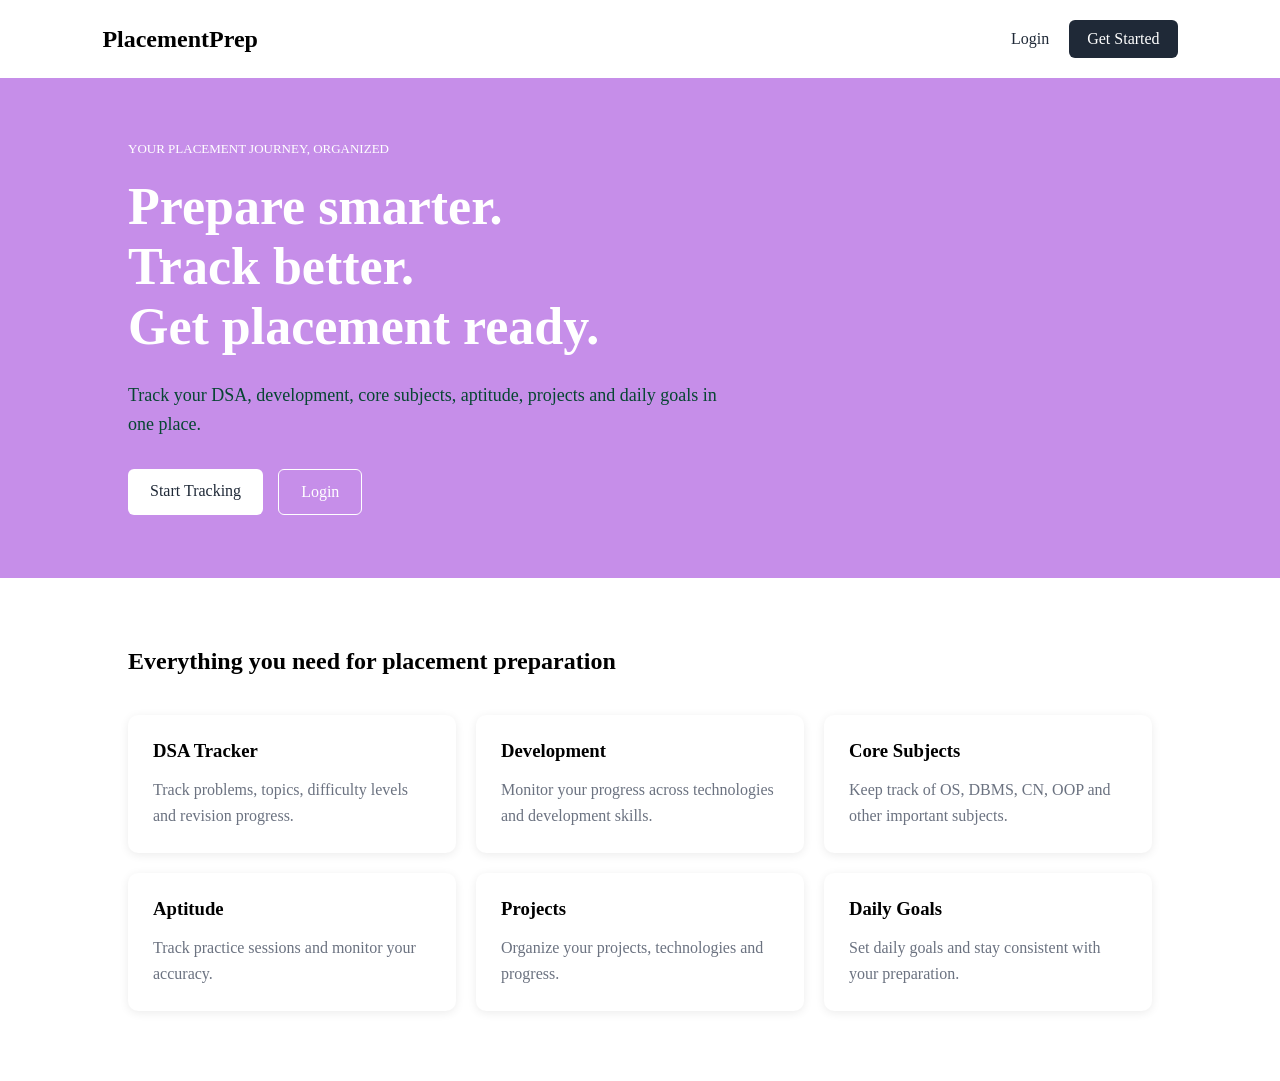
<file: index.html>
<!doctype html>
<html lang="en">
  <head>
    <meta charset="UTF-8" />
    <meta name="viewport" content="width=device-width, initial-scale=1.0" />

    <title>PlacementPrep</title>

    <link rel="stylesheet" href="style.css" />
  </head>

  <body>
    <header class="navbar">
      <h2 class="logo">PlacementPrep</h2>

      <div class="nav-buttons">
        <a href="login.html">Login</a>
        <a href="register.html" class="get-started"> Get Started </a>
      </div>
    </header>

    <main>
      <section class="hero">
        <div class="hero-content">
          <p class="tag">YOUR PLACEMENT JOURNEY, ORGANIZED</p>

          <h1>
            Prepare smarter.
            <br />
            Track better.
            <br />
            Get placement ready.
          </h1>

          <p class="hero-description">
            Track your DSA, development, core subjects, aptitude, projects and
            daily goals in one place.
          </p>

          <div class="hero-buttons">
            <a href="register.html" class="primary-btn"> Start Tracking </a>

            <a href="login.html" class="secondary-btn"> Login </a>
          </div>
        </div>
      </section>

      <section class="features">
        <h2>Everything you need for placement preparation</h2>

        <div class="feature-grid">
          <div class="feature-card">
            <h3>DSA Tracker</h3>
            <p>
              Track problems, topics, difficulty levels and revision progress.
            </p>
          </div>

          <div class="feature-card">
            <h3>Development</h3>
            <p>
              Monitor your progress across technologies and development skills.
            </p>
          </div>

          <div class="feature-card">
            <h3>Core Subjects</h3>
            <p>Keep track of OS, DBMS, CN, OOP and other important subjects.</p>
          </div>

          <div class="feature-card">
            <h3>Aptitude</h3>
            <p>Track practice sessions and monitor your accuracy.</p>
          </div>

          <div class="feature-card">
            <h3>Projects</h3>
            <p>Organize your projects, technologies and progress.</p>
          </div>

          <div class="feature-card">
            <h3>Daily Goals</h3>
            <p>Set daily goals and stay consistent with your preparation.</p>
          </div>
        </div>
      </section>
    </main>

    <script src="script.js"></script>
  </body>
</html>
</file>
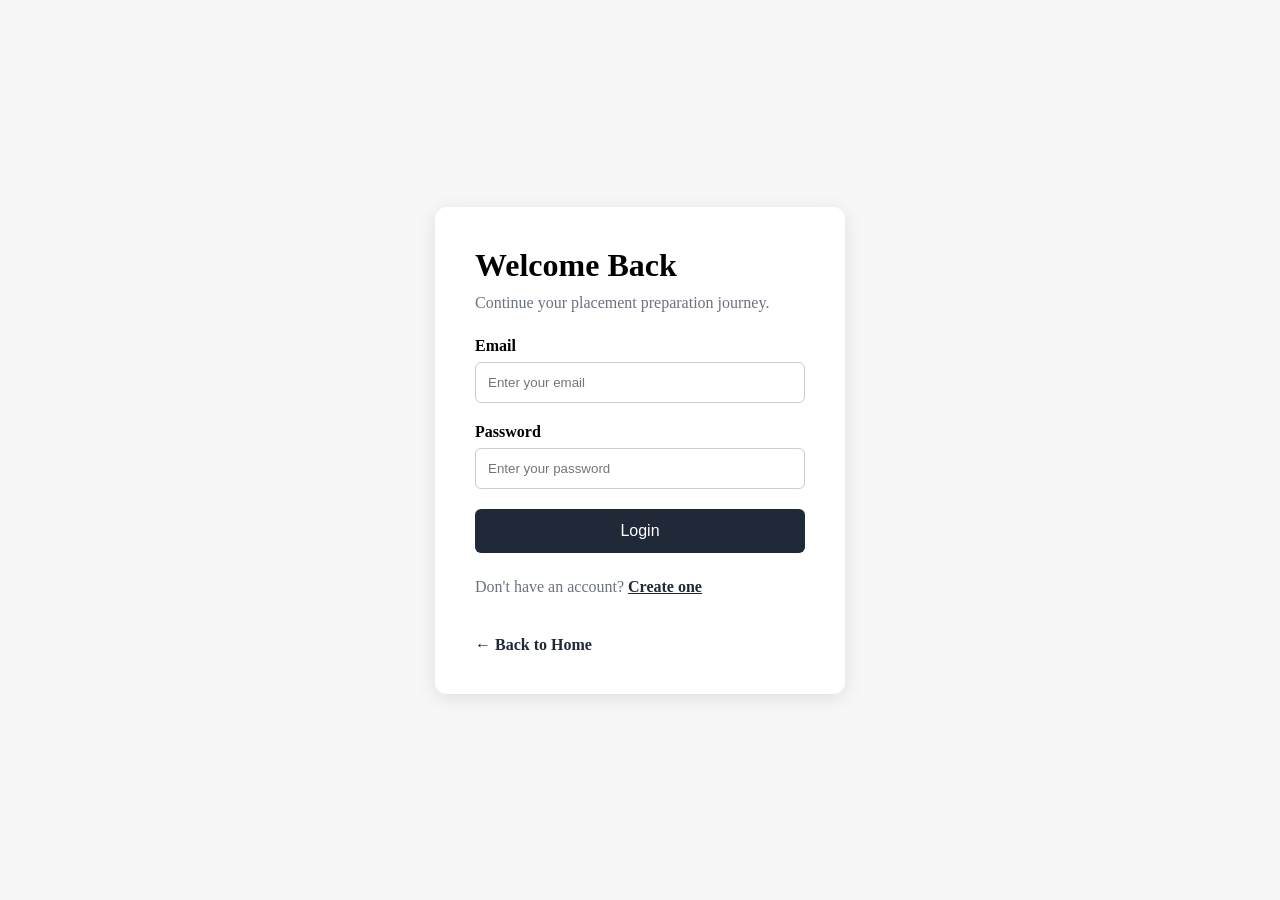
<file: aptitude.html>
<!doctype html>
<html lang="en">
  <head>
    <meta charset="UTF-8" />
    <meta name="viewport" content="width=device-width, initial-scale=1.0" />
    <title>Aptitude - PlacementPrep</title>
    <link rel="stylesheet" href="style.css" />
  </head>

  <body>
    <nav class="navbar">
      <div class="logo">PlacementPrep</div>

      <div class="nav-links">
        <a href="dashboard.html">Dashboard</a>
        <a href="dsa.html">DSA</a>
        <a href="development.html">Development</a>
        <a href="subjects.html">Subjects</a>
        <a href="aptitude.html">Aptitude</a>
        <a href="projects.html">Projects</a>
        <button id="logout-btn">Logout</button>
      </div>
    </nav>

    <main class="aptitude-page">
      <section class="aptitude-header">
        <p>PLACEMENT PREPARATION</p>

        <h1>Aptitude Tracker</h1>

        <p>Improve your quantitative, logical and verbal reasoning skills.</p>
      </section>

      <section class="aptitude-stats">
        <div class="aptitude-stat-card">
          <h3 id="aptitude-total">0</h3>
          <p>Total Questions</p>
        </div>

        <div class="aptitude-stat-card">
          <h3 id="aptitude-solved">0</h3>
          <p>Questions Solved</p>
        </div>

        <div class="aptitude-stat-card">
          <h3 id="aptitude-accuracy">0%</h3>
          <p>Accuracy</p>
        </div>

        <div class="aptitude-stat-card">
          <h3 id="aptitude-progress">0%</h3>
          <p>Progress</p>
        </div>
      </section>

      <section class="aptitude-progress-card">
        <div class="progress-heading">
          <div>
            <h2>Overall Aptitude Progress</h2>
            <p id="aptitude-count">0 / 15 topics</p>
          </div>

          <span id="aptitude-percentage">0%</span>
        </div>

        <div class="progress-bar">
          <div id="aptitude-progress-fill"></div>
        </div>
      </section>

      <!-- QUANTITATIVE -->

      <section class="aptitude-section">
        <h2>Quantitative Aptitude</h2>

        <div class="aptitude-grid">
          <div class="aptitude-card">
            <h3>Percentages</h3>

            <div class="question-input">
              <input
                type="number"
                class="correct-input"
                data-topic="percentages"
                placeholder="Correct"
              />

              <input
                type="number"
                class="total-input"
                data-topic="percentages"
                placeholder="Total"
              />
            </div>

            <button class="aptitude-btn" data-topic="percentages">
              Save Score
            </button>
          </div>

          <div class="aptitude-card">
            <h3>Profit & Loss</h3>

            <div class="question-input">
              <input
                type="number"
                class="correct-input"
                data-topic="profit"
                placeholder="Correct"
              />

              <input
                type="number"
                class="total-input"
                data-topic="profit"
                placeholder="Total"
              />
            </div>

            <button class="aptitude-btn" data-topic="profit">Save Score</button>
          </div>

          <div class="aptitude-card">
            <h3>Time & Work</h3>

            <div class="question-input">
              <input
                type="number"
                class="correct-input"
                data-topic="timework"
                placeholder="Correct"
              />

              <input
                type="number"
                class="total-input"
                data-topic="timework"
                placeholder="Total"
              />
            </div>

            <button class="aptitude-btn" data-topic="timework">
              Save Score
            </button>
          </div>
        </div>
      </section>

      <!-- LOGICAL -->

      <section class="aptitude-section">
        <h2>Logical Reasoning</h2>

        <div class="aptitude-grid">
          <div class="aptitude-card">
            <h3>Number Series</h3>

            <div class="question-input">
              <input
                type="number"
                class="correct-input"
                data-topic="series"
                placeholder="Correct"
              />

              <input
                type="number"
                class="total-input"
                data-topic="series"
                placeholder="Total"
              />
            </div>

            <button class="aptitude-btn" data-topic="series">Save Score</button>
          </div>

          <div class="aptitude-card">
            <h3>Blood Relations</h3>

            <div class="question-input">
              <input
                type="number"
                class="correct-input"
                data-topic="relations"
                placeholder="Correct"
              />

              <input
                type="number"
                class="total-input"
                data-topic="relations"
                placeholder="Total"
              />
            </div>

            <button class="aptitude-btn" data-topic="relations">
              Save Score
            </button>
          </div>

          <div class="aptitude-card">
            <h3>Seating Arrangement</h3>

            <div class="question-input">
              <input
                type="number"
                class="correct-input"
                data-topic="seating"
                placeholder="Correct"
              />

              <input
                type="number"
                class="total-input"
                data-topic="seating"
                placeholder="Total"
              />
            </div>

            <button class="aptitude-btn" data-topic="seating">
              Save Score
            </button>
          </div>
        </div>
      </section>

      <!-- VERBAL -->

      <section class="aptitude-section">
        <h2>Verbal Ability</h2>

        <div class="aptitude-grid">
          <div class="aptitude-card">
            <h3>Vocabulary</h3>

            <div class="question-input">
              <input
                type="number"
                class="correct-input"
                data-topic="vocabulary"
                placeholder="Correct"
              />

              <input
                type="number"
                class="total-input"
                data-topic="vocabulary"
                placeholder="Total"
              />
            </div>

            <button class="aptitude-btn" data-topic="vocabulary">
              Save Score
            </button>
          </div>

          <div class="aptitude-card">
            <h3>Reading Comprehension</h3>

            <div class="question-input">
              <input
                type="number"
                class="correct-input"
                data-topic="reading"
                placeholder="Correct"
              />

              <input
                type="number"
                class="total-input"
                data-topic="reading"
                placeholder="Total"
              />
            </div>

            <button class="aptitude-btn" data-topic="reading">
              Save Score
            </button>
          </div>

          <div class="aptitude-card">
            <h3>Grammar</h3>

            <div class="question-input">
              <input
                type="number"
                class="correct-input"
                data-topic="grammar"
                placeholder="Correct"
              />

              <input
                type="number"
                class="total-input"
                data-topic="grammar"
                placeholder="Total"
              />
            </div>

            <button class="aptitude-btn" data-topic="grammar">
              Save Score
            </button>
          </div>
        </div>
      </section>
    </main>

    <script src="script.js"></script>
  </body>
</html>
</file>
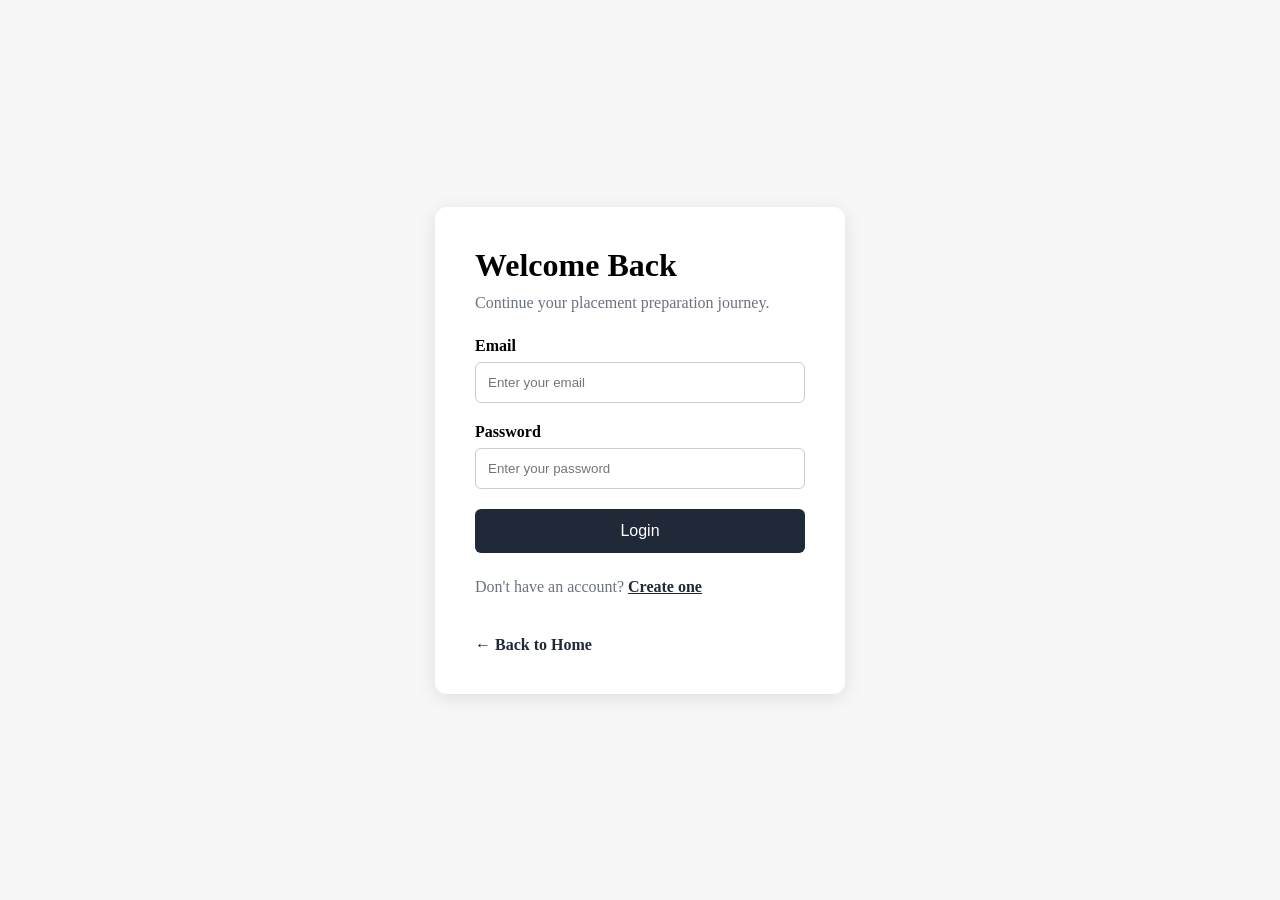
<file: daily-goals.html>
<!doctype html>
<html lang="en">
  <head>
    <meta charset="UTF-8" />
    <meta name="viewport" content="width=device-width, initial-scale=1.0" />
    <title>Daily Goals - PlacementPrep</title>
    <link rel="stylesheet" href="style.css" />
  </head>

  <body>
    <nav class="navbar">
      <div class="logo">PlacementPrep</div>

      <div class="nav-links">
        <a href="dashboard.html">Dashboard</a>
        <a href="dsa.html">DSA</a>
        <a href="development.html">Development</a>
        <a href="subjects.html">Subjects</a>
        <a href="aptitude.html">Aptitude</a>
        <a href="projects.html">Projects</a>
        <a href="daily-goals.html">Daily Goals</a>
        <button id="logout-btn">Logout</button>
      </div>
    </nav>

    <main class="goals-page">
      <section class="goals-header">
        <p>DAILY PREPARATION</p>

        <h1>Today's Goals</h1>

        <p>
          Small consistent progress every day adds up to placement readiness.
        </p>
      </section>

      <section class="goals-summary">
        <div class="goal-summary-card">
          <h3 id="goals-completed">0</h3>

          <p>Goals Completed</p>
        </div>

        <div class="goal-summary-card">
          <h3 id="goals-total">5</h3>

          <p>Total Goals</p>
        </div>

        <div class="goal-summary-card">
          <h3 id="goals-progress">0%</h3>

          <p>Today's Progress</p>
        </div>
      </section>

      <section class="goals-progress-card">
        <div class="progress-heading">
          <div>
            <h2>Today's Progress</h2>
            <p>Complete your daily preparation goals.</p>
          </div>

          <span id="goals-percentage">0%</span>
        </div>

        <div class="progress-bar">
          <div id="goals-progress-fill"></div>
        </div>
      </section>

      <section class="goals-list">
        <div class="goal-item">
          <div class="goal-info">
            <span class="goal-number">1</span>

            <div>
              <h3>Solve 2 DSA Problems</h3>
              <p>Practice coding and problem solving.</p>
            </div>
          </div>

          <button class="goal-btn" data-goal="dsa">Complete</button>
        </div>

        <div class="goal-item">
          <div class="goal-info">
            <span class="goal-number">2</span>

            <div>
              <h3>Study Development</h3>
              <p>Spend at least 1 hour learning development.</p>
            </div>
          </div>

          <button class="goal-btn" data-goal="development">Complete</button>
        </div>

        <div class="goal-item">
          <div class="goal-info">
            <span class="goal-number">3</span>

            <div>
              <h3>Practice Aptitude</h3>
              <p>Solve at least 10 aptitude questions.</p>
            </div>
          </div>

          <button class="goal-btn" data-goal="aptitude">Complete</button>
        </div>

        <div class="goal-item">
          <div class="goal-info">
            <span class="goal-number">4</span>

            <div>
              <h3>Revise Core Subject</h3>
              <p>Revise one important technical topic.</p>
            </div>
          </div>

          <button class="goal-btn" data-goal="revision">Complete</button>
        </div>

        <div class="goal-item">
          <div class="goal-info">
            <span class="goal-number">5</span>

            <div>
              <h3>Work on a Project</h3>
              <p>Spend some time building your project.</p>
            </div>
          </div>

          <button class="goal-btn" data-goal="project">Complete</button>
        </div>
      </section>
    </main>

    <script src="script.js"></script>
  </body>
</html>
</file>
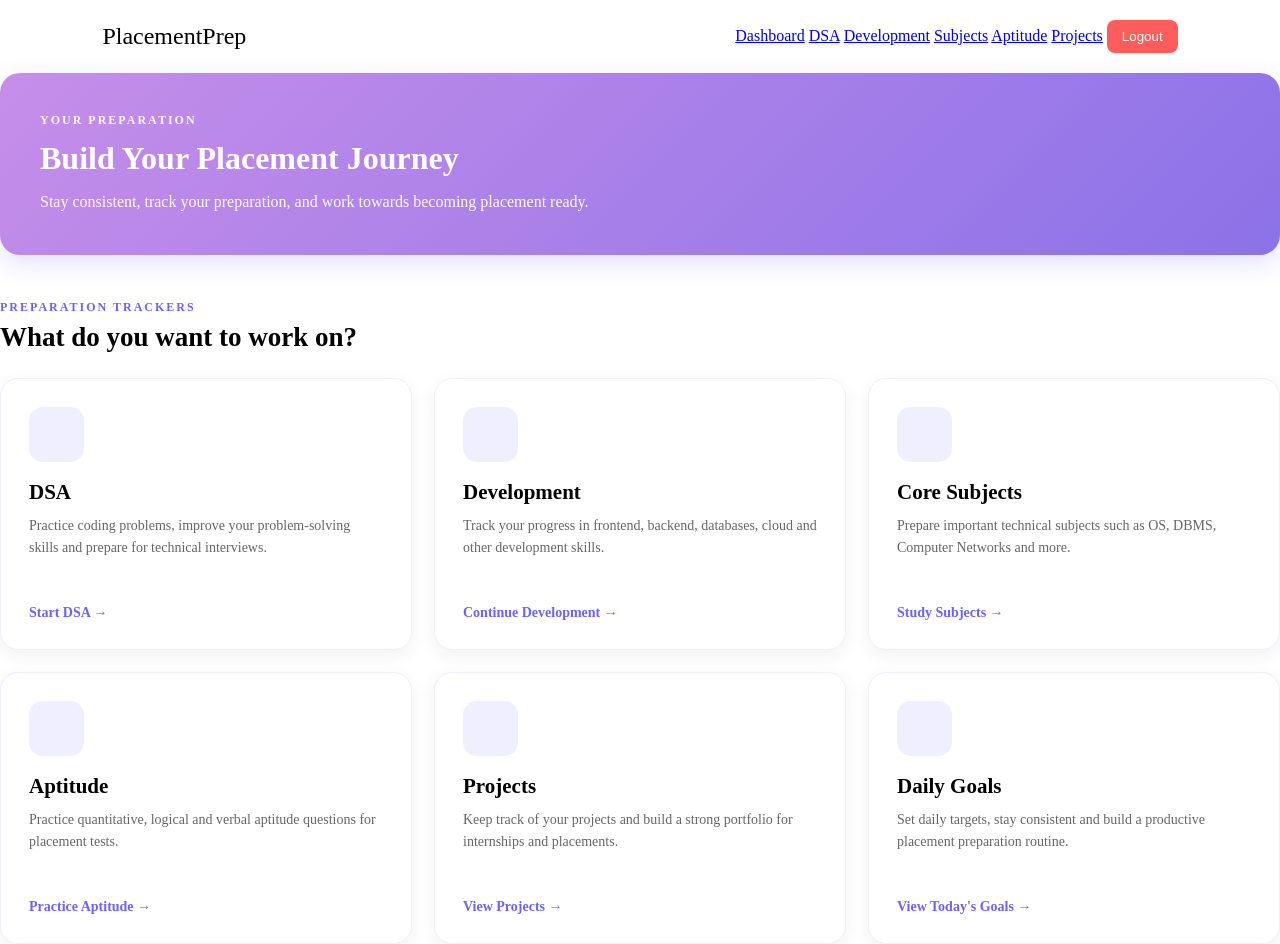
<file: dashboard.html>
<!doctype html>
<html lang="en">
  <head>
    <meta charset="UTF-8" />
    <meta name="viewport" content="width=device-width, initial-scale=1.0" />

    <title>Dashboard | PlacementPrep</title>

    <link rel="stylesheet" href="style.css" />
  </head>

  <body>
    <header class="navbar">
      <div class="logo">PlacementPrep</div>

      <nav>
        <a href="dashboard.html">Dashboard</a>
        <a href="dsa.html">DSA</a>
        <a href="development.html">Development</a>
        <a href="subjects.html">Subjects</a>
        <a href="aptitude.html">Aptitude</a>
        <a href="projects.html">Projects</a>

        <button id="logout-btn">Logout</button>
      </nav>
    </header>
  </body>
</html>
<!-- DASHBOARD OVERVIEW -->

<section class="dashboard-overview">
  <div class="overview-content">
    <p class="overview-label">YOUR PREPARATION</p>

    <h2>Build Your Placement Journey</h2>

    <p>
      Stay consistent, track your preparation, and work towards becoming
      placement ready.
    </p>
  </div>
</section>

<!-- TRACKERS -->

<section class="tracker-section">
  <div class="section-heading">
    <p>PREPARATION TRACKERS</p>
    <h2>What do you want to work on?</h2>
  </div>

  <div class="tracker-grid">
    <!-- DSA -->

    <div class="tracker-card">
      <div class="tracker-icon"></div>

      <h3>DSA</h3>

      <p>
        Practice coding problems, improve your problem-solving skills and
        prepare for technical interviews.
      </p>

      <a href="dsa.html"> Start DSA → </a>
    </div>

    <!-- DEVELOPMENT -->

    <div class="tracker-card">
      <div class="tracker-icon"></div>

      <h3>Development</h3>

      <p>
        Track your progress in frontend, backend, databases, cloud and other
        development skills.
      </p>

      <a href="development.html"> Continue Development → </a>
    </div>

    <!-- SUBJECTS -->

    <div class="tracker-card">
      <div class="tracker-icon"></div>

      <h3>Core Subjects</h3>

      <p>
        Prepare important technical subjects such as OS, DBMS, Computer Networks
        and more.
      </p>

      <a href="subjects.html"> Study Subjects → </a>
    </div>

    <!-- APTITUDE -->

    <div class="tracker-card">
      <div class="tracker-icon"></div>

      <h3>Aptitude</h3>

      <p>
        Practice quantitative, logical and verbal aptitude questions for
        placement tests.
      </p>

      <a href="aptitude.html"> Practice Aptitude → </a>
    </div>

    <!-- PROJECTS -->

    <div class="tracker-card">
      <div class="tracker-icon"></div>

      <h3>Projects</h3>

      <p>
        Keep track of your projects and build a strong portfolio for internships
        and placements.
      </p>

      <a href="projects.html"> View Projects → </a>
    </div>

    <!-- DAILY GOALS -->

    <div class="tracker-card">
      <div class="tracker-icon"></div>

      <h3>Daily Goals</h3>

      <p>
        Set daily targets, stay consistent and build a productive placement
        preparation routine.
      </p>

      <a href="daily-goals.html"> View Today's Goals → </a>
    </div>
  </div>
</section>
</file>
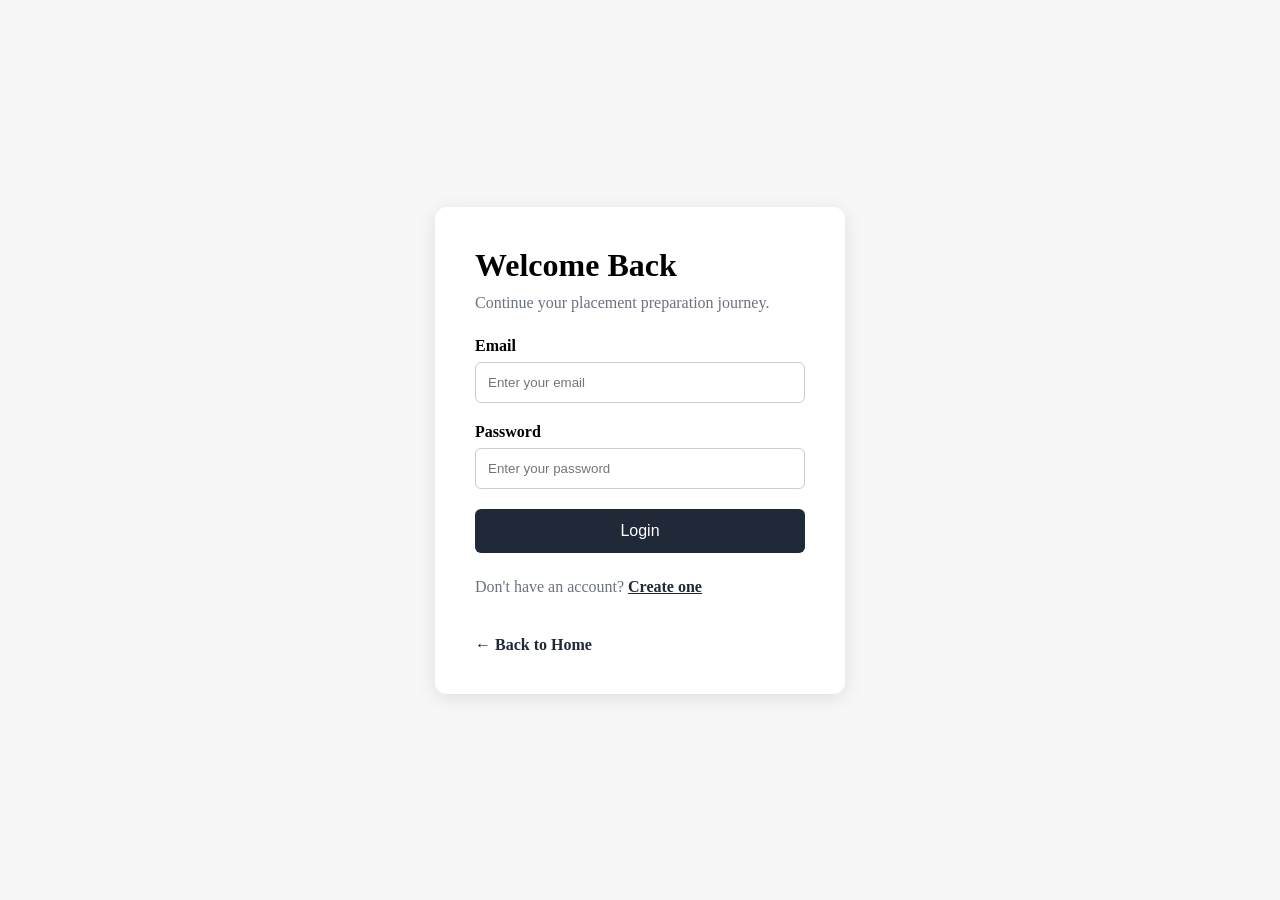
<file: development.html>
<!doctype html>
<html lang="en">
  <head>
    <meta charset="UTF-8" />
    <meta name="viewport" content="width=device-width, initial-scale=1.0" />

    <title>Development Tracker | PlacementPrep</title>

    <link rel="stylesheet" href="style.css" />
  </head>

  <body>
    <!-- Navbar -->

    <header class="navbar">
      <div class="logo">PlacementPrep</div>

      <nav>
        <a href="dashboard.html">Dashboard</a>
        <a href="dsa.html">DSA</a>
        <a href="development.html" class="active">Development</a>
        <a href="subjects.html">Subjects</a>
        <a href="aptitude.html">Aptitude</a>
        <a href="projects.html">Projects</a>

        <button id="logout-btn">Logout</button>
      </nav>
    </header>

    <!-- Main Development Page -->

    <main class="development-page">
      <!-- Header -->

      <section class="development-header">
        <div>
          <p class="small-text">DEVELOPMENT PREPARATION</p>

          <h1>Development Tracker</h1>

          <p>
            Track your development skills and build your full-stack journey.
          </p>
        </div>
      </section>

      <!-- Overall Progress -->

      <section class="development-progress-card">
        <div class="development-progress-heading">
          <div>
            <p>Overall Development Progress</p>

            <h2 id="development-progress">0%</h2>
          </div>

          <span id="development-count"> 0 / 12 skills </span>
        </div>

        <div class="progress-bar">
          <div id="development-progress-fill"></div>
        </div>
      </section>

      <!-- Frontend -->

      <section class="skill-section">
        <div class="skill-section-heading">
          <h2>Frontend Development</h2>

          <p>Build the foundation of modern web development.</p>
        </div>

        <div class="skill-grid">
          <!-- HTML -->

          <div class="skill-card">
            <div class="skill-icon"></div>

            <div class="skill-content">
              <h3>HTML</h3>

              <p>Structure and semantic web pages.</p>
            </div>

            <button class="skill-btn" data-skill="html">Mark Complete</button>
          </div>

          <!-- CSS -->

          <div class="skill-card">
            <div class="skill-icon"></div>

            <div class="skill-content">
              <h3>CSS</h3>

              <p>Styling, layouts, Flexbox and Grid.</p>
            </div>

            <button class="skill-btn" data-skill="css">Mark Complete</button>
          </div>

          <!-- JavaScript -->

          <div class="skill-card">
            <div class="skill-icon"></div>

            <div class="skill-content">
              <h3>JavaScript</h3>

              <p>Modern JavaScript and DOM programming.</p>
            </div>

            <button class="skill-btn" data-skill="javascript">
              Mark Complete
            </button>
          </div>

          <!-- React -->

          <div class="skill-card">
            <div class="skill-icon"></div>

            <div class="skill-content">
              <h3>React</h3>

              <p>Components, hooks and modern frontend apps.</p>
            </div>

            <button class="skill-btn" data-skill="react">Mark Complete</button>
          </div>
        </div>
      </section>

      <!-- Backend -->

      <section class="skill-section">
        <div class="skill-section-heading">
          <h2>⚙️ Backend Development</h2>

          <p>Learn how servers and APIs power applications.</p>
        </div>

        <div class="skill-grid">
          <!-- Node -->

          <div class="skill-card">
            <div class="skill-icon"></div>

            <div class="skill-content">
              <h3>Node.js</h3>

              <p>Build server-side applications using JavaScript.</p>
            </div>

            <button class="skill-btn" data-skill="node">Mark Complete</button>
          </div>

          <!-- Express -->

          <div class="skill-card">
            <div class="skill-icon"></div>

            <div class="skill-content">
              <h3>Express.js</h3>

              <p>Create backend servers and REST APIs.</p>
            </div>

            <button class="skill-btn" data-skill="express">
              Mark Complete
            </button>
          </div>

          <!-- APIs -->

          <div class="skill-card">
            <div class="skill-icon"></div>

            <div class="skill-content">
              <h3>REST APIs</h3>

              <p>Work with HTTP requests and API integration.</p>
            </div>

            <button class="skill-btn" data-skill="apis">Mark Complete</button>
          </div>
        </div>
      </section>

      <!-- Database -->

      <section class="skill-section">
        <div class="skill-section-heading">
          <h2>Database</h2>

          <p>Learn how applications store and manage data.</p>
        </div>

        <div class="skill-grid">
          <!-- SQL -->

          <div class="skill-card">
            <div class="skill-icon"></div>

            <div class="skill-content">
              <h3>SQL</h3>

              <p>Queries, joins, relationships and databases.</p>
            </div>

            <button class="skill-btn" data-skill="sql">Mark Complete</button>
          </div>

          <!-- MongoDB -->

          <div class="skill-card">
            <div class="skill-icon"></div>

            <div class="skill-content">
              <h3>MongoDB</h3>

              <p>Work with NoSQL databases and collections.</p>
            </div>

            <button class="skill-btn" data-skill="mongodb">
              Mark Complete
            </button>
          </div>
        </div>
      </section>

      <!-- Cloud -->

      <section class="skill-section">
        <div class="skill-section-heading">
          <h2>☁️ Cloud & Deployment</h2>

          <p>Learn how applications are deployed and hosted.</p>
        </div>

        <div class="skill-grid">
          <!-- AWS -->

          <div class="skill-card">
            <div class="skill-icon"></div>

            <div class="skill-content">
              <h3>AWS</h3>

              <p>Learn cloud services and application deployment.</p>
            </div>

            <button class="skill-btn" data-skill="aws">Mark Complete</button>
          </div>

          <!-- Docker -->

          <div class="skill-card">
            <div class="skill-icon"></div>

            <div class="skill-content">
              <h3>Docker</h3>

              <p>Containerize and run applications.</p>
            </div>

            <button class="skill-btn" data-skill="docker">Mark Complete</button>
          </div>

          <!-- Deployment -->

          <div class="skill-card">
            <div class="skill-icon"></div>

            <div class="skill-content">
              <h3>Deployment</h3>

              <p>Deploy applications and make them accessible online.</p>
            </div>

            <button class="skill-btn" data-skill="deployment">
              Mark Complete
            </button>
          </div>
        </div>
      </section>
    </main>

    <script src="script.js"></script>
  </body>
</html>
</file>
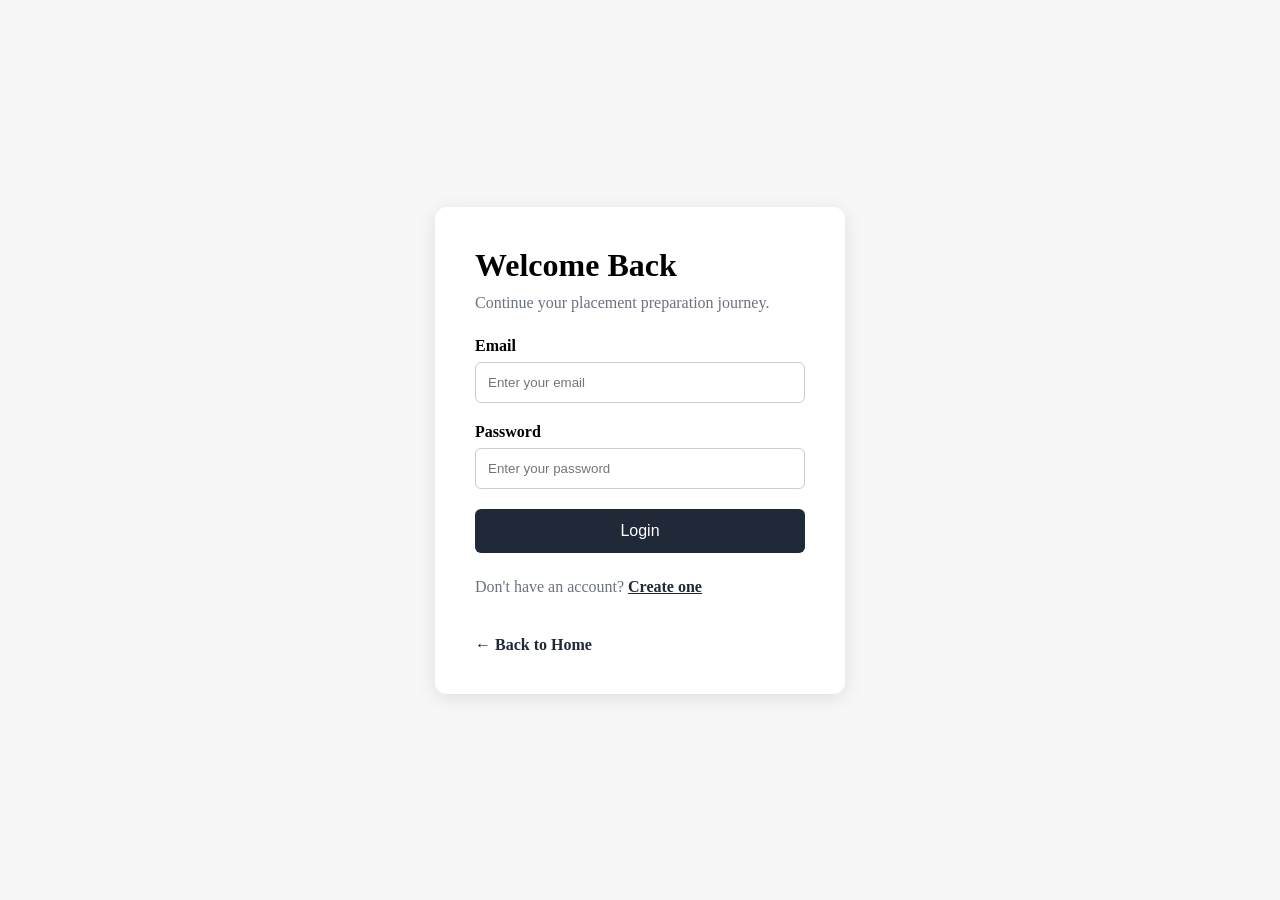
<file: dsa.html>
<!doctype html>
<html lang="en">
  <head>
    <meta charset="UTF-8" />
    <meta name="viewport" content="width=device-width, initial-scale=1.0" />

    <title>DSA Tracker | PlacementPrep</title>

    <link rel="stylesheet" href="style.css" />
  </head>

  <body>
    <!-- Navbar -->

    <header class="navbar">
      <div class="logo">PlacementPrep</div>

      <nav>
        <a href="dashboard.html">Dashboard</a>
        <a href="dsa.html" class="active">DSA</a>
        <a href="development.html">Development</a>
        <a href="subjects.html">Subjects</a>
        <a href="aptitude.html">Aptitude</a>
        <a href="projects.html">Projects</a>

        <button id="logout-btn">Logout</button>
      </nav>
    </header>

    <!-- Main DSA Section -->

    <main class="dsa-page">
      <!-- Page Heading -->

      <section class="dsa-header">
        <div>
          <p class="small-text">CODING PREPARATION</p>

          <h1>DSA Tracker</h1>

          <p>Track your coding practice and stay consistent.</p>
        </div>
      </section>

      <!-- Statistics -->

      <section class="dsa-stats">
        <div class="dsa-stat-card">
          <span></span>
          <h3 id="total-problems">15</h3>
          <p>Total Problems</p>
        </div>

        <div class="dsa-stat-card">
          <span></span>
          <h3 id="solved-problems">0</h3>
          <p>Solved</p>
        </div>

        <div class="dsa-stat-card">
          <span></span>
          <h3 id="remaining-problems">15</h3>
          <p>Remaining</p>
        </div>

        <div class="dsa-stat-card">
          <span></span>
          <h3 id="dsa-progress">0%</h3>
          <p>Progress</p>
        </div>
      </section>

      <!-- Progress -->

      <section class="dsa-progress-card">
        <div class="progress-heading">
          <h2>Overall Progress</h2>

          <span id="progress-percentage">0%</span>
        </div>

        <div class="progress-bar">
          <div id="dsa-progress-fill"></div>
        </div>
      </section>

      <!-- Difficulty -->

      <section class="difficulty-section">
        <h2>Difficulty</h2>

        <div class="difficulty-container">
          <div>
            🟢 Easy
            <strong id="easy-count">0</strong>
          </div>

          <div>
            🟡 Medium
            <strong id="medium-count">0</strong>
          </div>

          <div>
            🔴 Hard
            <strong id="hard-count">0</strong>
          </div>
        </div>
      </section>

      <!-- Problems -->

      <section class="problems-section">
        <div class="section-heading">
          <div>
            <h2>Problems</h2>
            <p>Practice problems and mark them when completed.</p>
          </div>
        </div>

        <div class="problem-list">
          <!-- Problem 1 -->

          <div class="problem-card">
            <div class="problem-info">
              <h3>Two Sum</h3>

              <p>Find two numbers that add up to a target.</p>

              <span class="easy">Easy</span>
            </div>

            <div class="problem-action">
              <a href="https://leetcode.com/problems/two-sum/" target="_blank">
                Solve
              </a>

              <button class="solve-btn" data-problem="two-sum">
                Mark Solved
              </button>
            </div>
          </div>

          <!-- Problem 2 -->

          <div class="problem-card">
            <div class="problem-info">
              <h3>Build Array from Permutation</h3>

              <p>Construct a new array using a given permutation.</p>

              <span class="easy">Easy</span>
            </div>

            <div class="problem-action">
              <a
                href="https://leetcode.com/problems/build-array-from-permutation/"
                target="_blank"
              >
                Solve
              </a>

              <button class="solve-btn" data-problem="build-array">
                Mark Solved
              </button>
            </div>
          </div>

          <!-- Problem 3 -->

          <div class="problem-card">
            <div class="problem-info">
              <h3>Binary Search</h3>

              <p>Search for a target element using binary search.</p>

              <span class="easy">Easy</span>
            </div>

            <div class="problem-action">
              <a
                href="https://leetcode.com/problems/binary-search/"
                target="_blank"
              >
                Solve
              </a>

              <button class="solve-btn" data-problem="binary-search">
                Mark Solved
              </button>
            </div>
          </div>

          <!-- Problem 4 -->

          <div class="problem-card">
            <div class="problem-info">
              <h3>Best Time to Buy and Sell Stock</h3>

              <p>Find the maximum profit from buying and selling stock.</p>

              <span class="easy">Easy</span>
            </div>

            <div class="problem-action">
              <a
                href="https://leetcode.com/problems/best-time-to-buy-and-sell-stock/"
                target="_blank"
              >
                Solve
              </a>

              <button class="solve-btn" data-problem="stock">
                Mark Solved
              </button>
            </div>
          </div>

          <!-- Problem 5 -->

          <div class="problem-card">
            <div class="problem-info">
              <h3>Contains Duplicate</h3>

              <p>Check whether an array contains duplicate values.</p>

              <span class="easy">Easy</span>
            </div>

            <div class="problem-action">
              <a
                href="https://leetcode.com/problems/contains-duplicate/"
                target="_blank"
              >
                Solve
              </a>

              <button class="solve-btn" data-problem="contains-duplicate">
                Mark Solved
              </button>
            </div>
          </div>

          <!-- Problem 6 -->

          <div class="problem-card">
            <div class="problem-info">
              <h3>Maximum Subarray</h3>

              <p>Find the contiguous subarray with maximum sum.</p>

              <span class="medium">Medium</span>
            </div>

            <div class="problem-action">
              <a
                href="https://leetcode.com/problems/maximum-subarray/"
                target="_blank"
              >
                Solve
              </a>

              <button class="solve-btn" data-problem="maximum-subarray">
                Mark Solved
              </button>
            </div>
          </div>

          <!-- Problem 7 -->

          <div class="problem-card">
            <div class="problem-info">
              <h3>Valid Anagram</h3>

              <p>Check whether two strings are anagrams.</p>

              <span class="easy">Easy</span>
            </div>

            <div class="problem-action">
              <a
                href="https://leetcode.com/problems/valid-anagram/"
                target="_blank"
              >
                Solve
              </a>

              <button class="solve-btn" data-problem="valid-anagram">
                Mark Solved
              </button>
            </div>
          </div>

          <!-- Problem 8 -->

          <div class="problem-card">
            <div class="problem-info">
              <h3>Valid Parentheses</h3>

              <p>Check whether brackets are correctly balanced.</p>

              <span class="easy">Easy</span>
            </div>

            <div class="problem-action">
              <a
                href="https://leetcode.com/problems/valid-parentheses/"
                target="_blank"
              >
                Solve
              </a>

              <button class="solve-btn" data-problem="valid-parentheses">
                Mark Solved
              </button>
            </div>
          </div>
        </div>
      </section>
    </main>

    <script src="script.js"></script>
  </body>
</html>
</file>
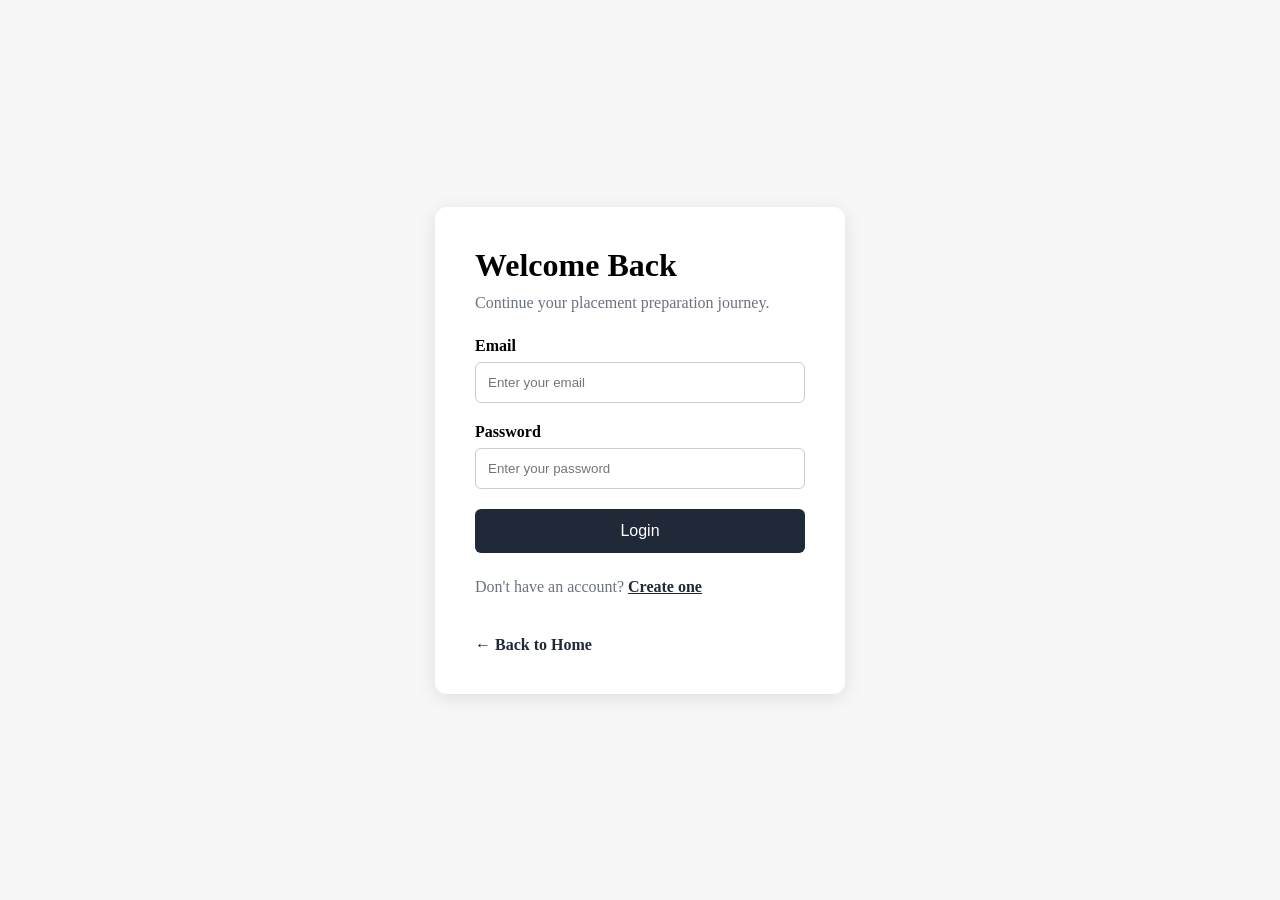
<file: login.html>
<!doctype html>
<html lang="en">
  <head>
    <meta charset="UTF-8" />
    <meta name="viewport" content="width=device-width, initial-scale=1.0" />

    <title>Login | PlacementPrep</title>

    <link rel="stylesheet" href="style.css" />
  </head>

  <body class="auth-body">
    <div class="auth-container">
      <div class="auth-box">
        <h1>Welcome Back</h1>
        <p>Continue your placement preparation journey.</p>

        <form id="login-form">
          <label>Email</label>

          <input
            type="email"
            id="login-email"
            placeholder="Enter your email"
            required
          />

          <label>Password</label>

          <input
            type="password"
            id="login-password"
            placeholder="Enter your password"
            required
          />

          <button type="submit">Login</button>
        </form>

        <p class="auth-link">
          Don't have an account?

          <a href="register.html"> Create one </a>
        </p>

        <a href="index.html" class="back-link"> ← Back to Home </a>
      </div>
    </div>

    <script src="script.js"></script>
  </body>
</html>
</file>
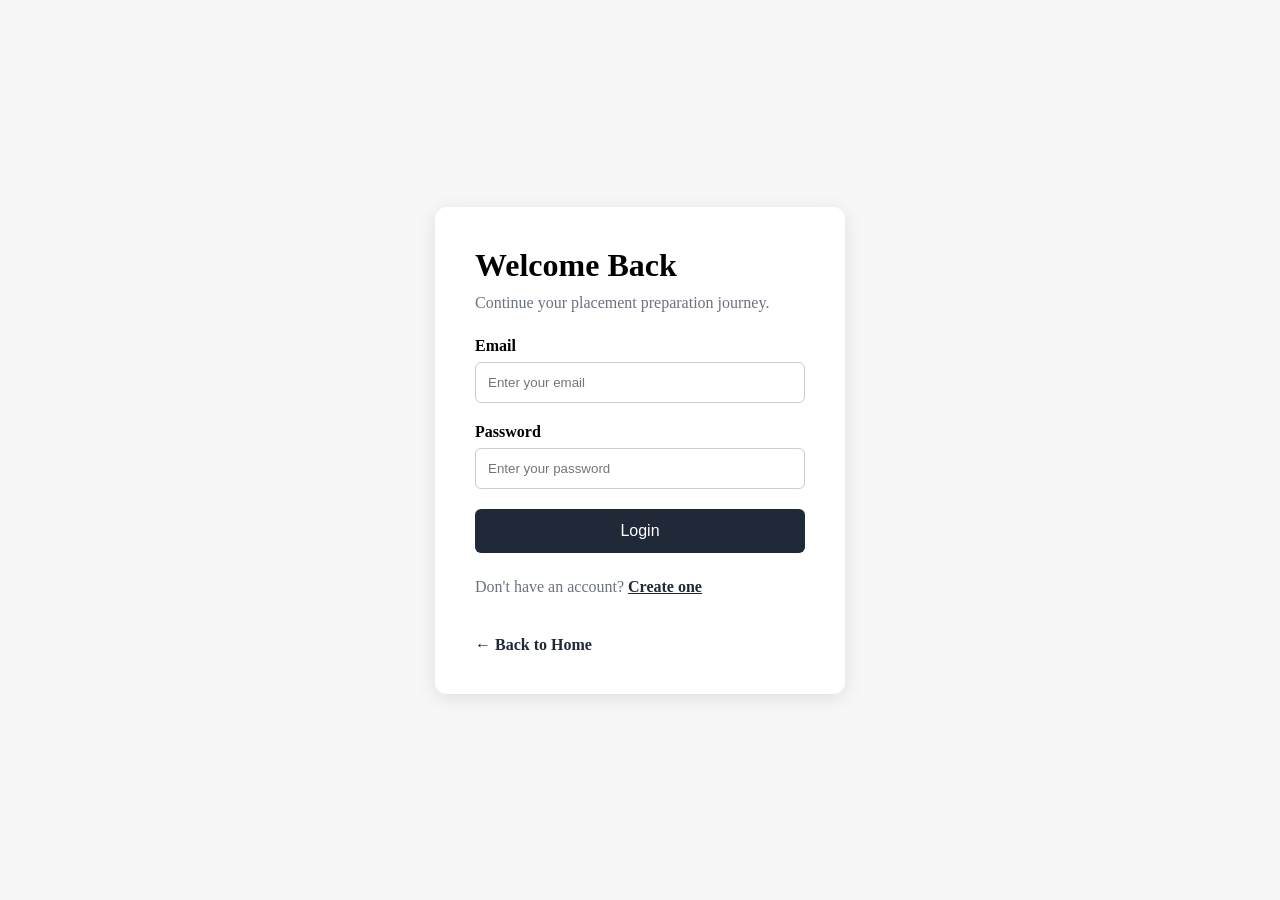
<file: projects.html>
<!doctype html>
<html lang="en">
  <head>
    <meta charset="UTF-8" />
    <meta name="viewport" content="width=device-width, initial-scale=1.0" />
    <title>Projects - PlacementPrep</title>
    <link rel="stylesheet" href="style.css" />
  </head>

  <body>
    <nav class="navbar">
      <div class="logo">PlacementPrep</div>

      <div class="nav-links">
        <a href="dashboard.html">Dashboard</a>
        <a href="dsa.html">DSA</a>
        <a href="development.html">Development</a>
        <a href="subjects.html">Subjects</a>
        <a href="aptitude.html">Aptitude</a>
        <a href="projects.html">Projects</a>
        <button id="logout-btn">Logout</button>
      </div>
    </nav>

    <main class="projects-page">
      <section class="projects-header">
        <p>PORTFOLIO PREPARATION</p>

        <h1>My Projects</h1>

        <p>Build, track and improve projects that strengthen your resume.</p>
      </section>

      <section class="projects-progress-card">
        <div class="progress-heading">
          <div>
            <h2>Project Progress</h2>
            <p id="projects-count">0 / 4 projects completed</p>
          </div>

          <span id="projects-progress">0%</span>
        </div>

        <div class="progress-bar">
          <div id="projects-progress-fill"></div>
        </div>
      </section>

      <section class="projects-grid">
        <!-- PROJECT 1 -->

        <div class="project-card">
          <div class="project-icon"></div>

          <h2>Coffee Haven</h2>

          <p>
            A responsive coffee shop website built using HTML, CSS and
            JavaScript.
          </p>

          <div class="project-tech">
            <span>HTML</span>
            <span>CSS</span>
            <span>JavaScript</span>
          </div>

          <div class="project-status">
            <span>Frontend Project</span>
          </div>

          <button class="project-btn" data-project="coffee-haven">
            Mark Complete
          </button>
        </div>

        <!-- PROJECT 2 -->

        <div class="project-card">
          <div class="project-icon"></div>

          <h2>Placement Prep Tracker</h2>

          <p>
            A personal placement preparation tracker for DSA, development,
            aptitude and core subjects.
          </p>

          <div class="project-tech">
            <span>HTML</span>
            <span>CSS</span>
            <span>JavaScript</span>
          </div>

          <div class="project-status">
            <span>In Progress</span>
          </div>

          <button class="project-btn" data-project="placement-tracker">
            Mark Complete
          </button>
        </div>

        <!-- PROJECT 3 -->

        <div class="project-card">
          <div class="project-icon"></div>

          <h2>Expense Tracker</h2>

          <p>
            A full-stack expense management application to track income,
            spending and financial records.
          </p>

          <div class="project-tech">
            <span>JavaScript</span>
            <span>AWS</span>
            <span>DynamoDB</span>
          </div>

          <div class="project-status">
            <span>Planned</span>
          </div>

          <button class="project-btn" data-project="expense-tracker">
            Mark Complete
          </button>
        </div>

        <!-- PROJECT 4 -->

        <div class="project-card">
          <div class="project-icon"></div>

          <h2>Movie Recommender</h2>

          <p>
            A recommendation system that suggests movies based on user
            preferences.
          </p>

          <div class="project-tech">
            <span>Python</span>
            <span>ML</span>
            <span>API</span>
          </div>

          <div class="project-status">
            <span>Planned</span>
          </div>

          <button class="project-btn" data-project="movie-recommender">
            Mark Complete
          </button>
        </div>
      </section>
    </main>

    <script src="script.js"></script>
  </body>
</html>
</file>
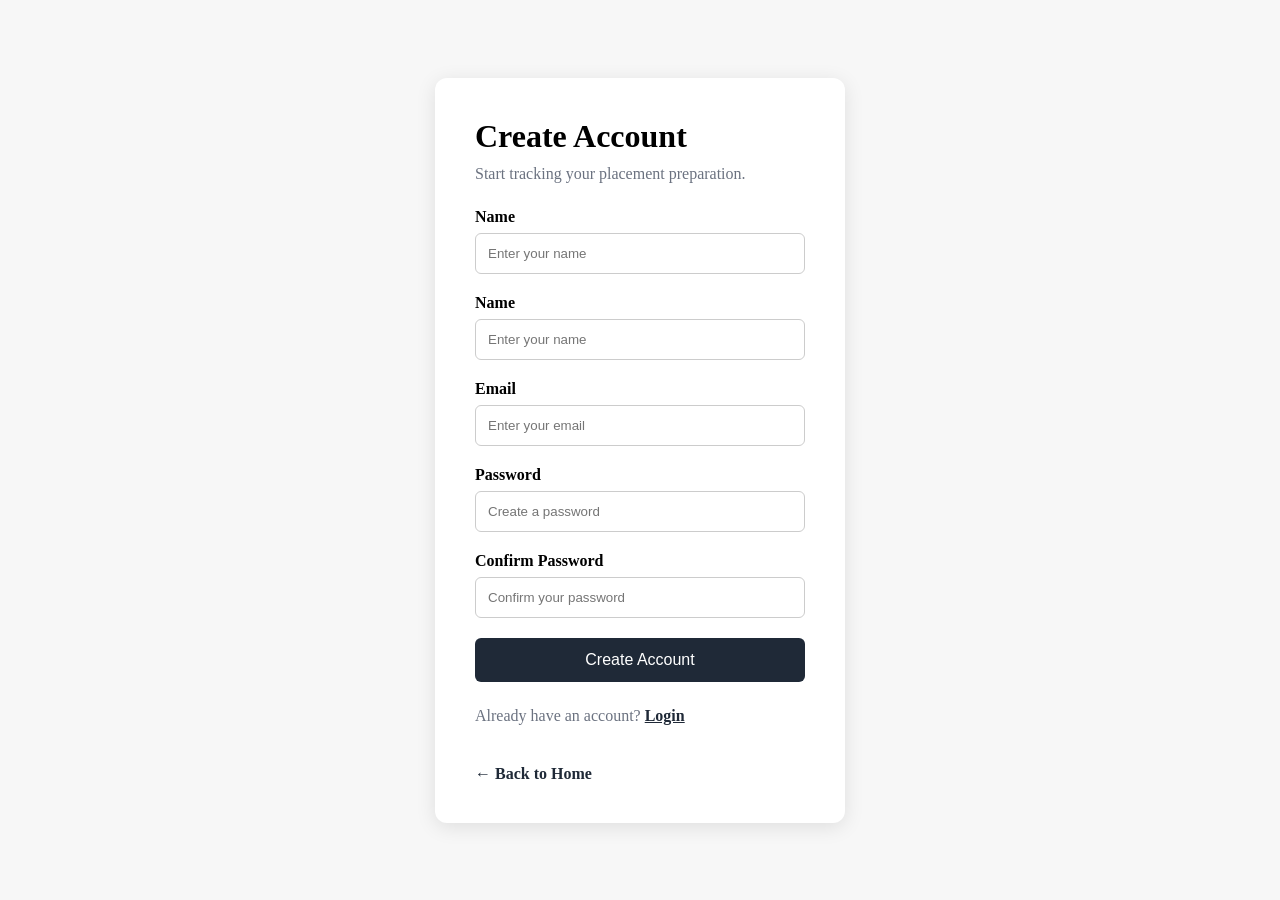
<file: register.html>
<!doctype html>
<html lang="en">
  <head>
    <meta charset="UTF-8" />
    <meta name="viewport" content="width=device-width, initial-scale=1.0" />
    <title>Create Account | PlacementPrep</title>
    <link rel="stylesheet" href="style.css" />
  </head>

  <body class="auth-body">
    <div class="auth-container">
      <div class="auth-box">
        <h1>Create Account</h1>
        <p>Start tracking your placement preparation.</p>

        <form id="register-form">
          <label>Name</label>
          <input
            type="text"
            id="register-name"
            placeholder="Enter your name"
            required
          />

          <label>Name</label>

          <input
            type="text"
            id="register-name"
            placeholder="Enter your name"
            required
          />

          <p id="name-message"></p>

          <label>Email</label>

          <input
            type="email"
            id="register-email"
            placeholder="Enter your email"
            required
          />

          <label>Password</label>

          <input
            type="password"
            id="register-password"
            placeholder="Create a password"
            required
          />

          <label>Confirm Password</label>

          <input
            type="password"
            id="confirm-password"
            placeholder="Confirm your password"
            required
          />

          <p id="password-message"></p>

          <button type="submit">Create Account</button>
        </form>

        <p class="auth-link">
          Already have an account?
          <a href="login.html">Login</a>
        </p>

        <a href="index.html" class="back-link"> ← Back to Home </a>
      </div>
    </div>

    <script src="script.js"></script>
  </body>
</html>
</file>
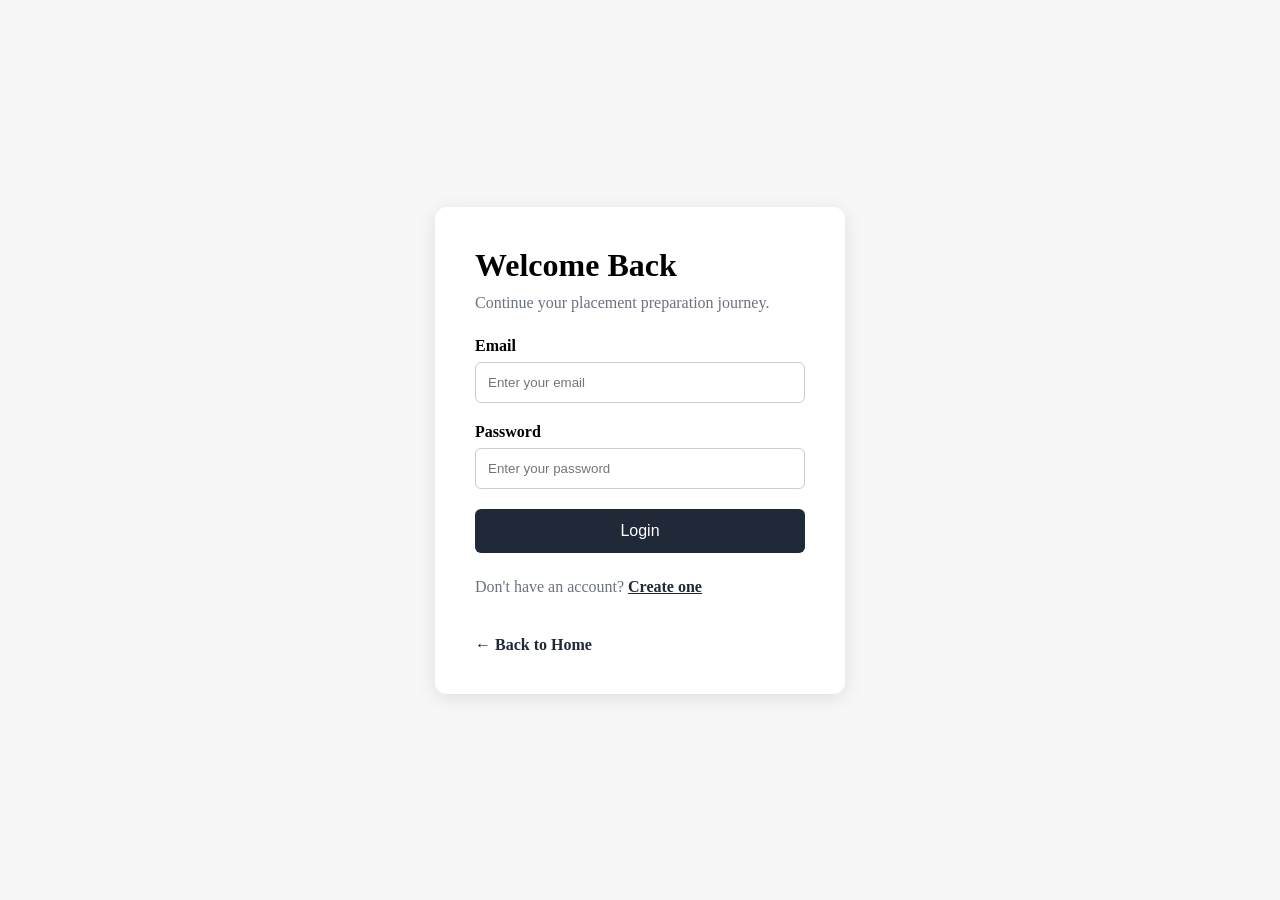
<file: subjects.html>
<!doctype html>
<html lang="en">
  <head>
    <meta charset="UTF-8" />
    <meta name="viewport" content="width=device-width, initial-scale=1.0" />
    <title>Core Subjects - PlacementPrep</title>
    <link rel="stylesheet" href="style.css" />
  </head>

  <body>
    <nav class="navbar">
      <div class="logo">PlacementPrep</div>

      <div class="nav-links">
        <a href="dashboard.html">Dashboard</a>
        <a href="dsa.html">DSA</a>
        <a href="development.html">Development</a>
        <a href="subjects.html">Subjects</a>
        <a href="aptitude.html">Aptitude</a>
        <a href="projects.html">Projects</a>
        <button id="logout-btn">Logout</button>
      </div>
    </nav>

    <main class="subjects-page">
      <section class="subjects-header">
        <p>PLACEMENT PREPARATION</p>
        <h1>Core Subjects</h1>
        <p>Track your preparation for important technical subjects.</p>
      </section>

      <section class="subjects-progress-card">
        <div class="progress-heading">
          <div>
            <h2>Overall Subject Progress</h2>
            <p id="subjects-count">0 / 12 topics</p>
          </div>

          <span id="subjects-progress">0%</span>
        </div>

        <div class="progress-bar">
          <div id="subjects-progress-fill"></div>
        </div>
      </section>

      <!-- OOP -->

      <section class="subject-section">
        <h2>Object Oriented Programming</h2>

        <div class="subject-grid">
          <div class="subject-card">
            <h3>Classes & Objects</h3>
            <button class="subject-btn" data-subject="classes">
              Mark Complete
            </button>
          </div>

          <div class="subject-card">
            <h3>Inheritance</h3>
            <button class="subject-btn" data-subject="inheritance">
              Mark Complete
            </button>
          </div>

          <div class="subject-card">
            <h3>Polymorphism</h3>
            <button class="subject-btn" data-subject="polymorphism">
              Mark Complete
            </button>
          </div>
        </div>
      </section>

      <!-- DBMS -->

      <section class="subject-section">
        <h2>DBMS</h2>

        <div class="subject-grid">
          <div class="subject-card">
            <h3>SQL & Queries</h3>
            <button class="subject-btn" data-subject="sql">
              Mark Complete
            </button>
          </div>

          <div class="subject-card">
            <h3>Normalization</h3>
            <button class="subject-btn" data-subject="normalization">
              Mark Complete
            </button>
          </div>

          <div class="subject-card">
            <h3>Transactions</h3>
            <button class="subject-btn" data-subject="transactions">
              Mark Complete
            </button>
          </div>
        </div>
      </section>

      <!-- Operating Systems -->

      <section class="subject-section">
        <h2>Operating Systems</h2>

        <div class="subject-grid">
          <div class="subject-card">
            <h3>Process Management</h3>
            <button class="subject-btn" data-subject="process">
              Mark Complete
            </button>
          </div>

          <div class="subject-card">
            <h3>CPU Scheduling</h3>
            <button class="subject-btn" data-subject="scheduling">
              Mark Complete
            </button>
          </div>

          <div class="subject-card">
            <h3>Memory Management</h3>
            <button class="subject-btn" data-subject="memory">
              Mark Complete
            </button>
          </div>
        </div>
      </section>

      <!-- Computer Networks -->

      <section class="subject-section">
        <h2>Computer Networks</h2>

        <div class="subject-grid">
          <div class="subject-card">
            <h3>OSI Model</h3>
            <button class="subject-btn" data-subject="osi">
              Mark Complete
            </button>
          </div>

          <div class="subject-card">
            <h3>TCP / UDP</h3>
            <button class="subject-btn" data-subject="tcp">
              Mark Complete
            </button>
          </div>

          <div class="subject-card">
            <h3>IP Addressing</h3>
            <button class="subject-btn" data-subject="ip">Mark Complete</button>
          </div>
        </div>
      </section>
    </main>

    <script src="script.js"></script>
  </body>
</html>
</file>
<file: style.css>
* {
  margin: 0;
  padding: 0;
  box-sizing: border-box;
}
s body {
  font-family: Arial, sans-serif;
  background-color: #f7f7f7;
  color: #1f2937;
}

/* NAVBAR */

.navbar {
  display: flex;
  justify-content: space-between;
  align-items: center;

  padding: 20px 8%;

  background-color: white;
}

.logo {
  font-size: 24px;
}

.nav-buttons {
  display: flex;
  align-items: center;
  gap: 20px;
}

.nav-buttons a {
  text-decoration: none;
  color: #1f2937;
}

.get-started {
  background-color: #1f2937;
  color: white !important;

  padding: 10px 18px;

  border-radius: 6px;
}

/* HERO */

.hero {
  min-height: 500px;

  display: flex;
  align-items: center;

  padding: 60px 10%;

  background-color: #c68ee9;
  color: white;
}

.hero-content {
  max-width: 750px;
}

.tag {
  margin-bottom: 20px;
  font-size: 13px;
}

.hero h1 {
  font-size: 52px;
  line-height: 1.15;

  margin-bottom: 25px;
}

.hero-description {
  max-width: 600px;

  font-size: 18px;
  line-height: 1.6;

  color: #074632;

  margin-bottom: 30px;
}

.hero-buttons {
  display: flex;
  gap: 15px;
}

.primary-btn,
.secondary-btn {
  text-decoration: none;

  padding: 13px 22px;

  border-radius: 6px;
}

.primary-btn {
  background-color: white;
  color: #1f2937;
}

.secondary-btn {
  border: 1px solid white;
  color: white;
}

/* FEATURES */

.features {
  padding: 70px 10%;
}

.features h2 {
  margin-bottom: 40px;
}

.feature-grid {
  display: grid;

  grid-template-columns: repeat(auto-fit, minmax(250px, 1fr));

  gap: 20px;
}

.feature-card {
  background-color: white;

  padding: 25px;

  border-radius: 10px;

  box-shadow: 0 2px 10px rgba(0, 0, 0, 0.08);
}

.feature-card h3 {
  margin-bottom: 15px;
}

.feature-card p {
  line-height: 1.6;
  color: #6b7280;
}

/* MOBILE */

@media (max-width: 600px) {
  .navbar {
    padding: 20px;
  }

  .hero {
    padding: 60px 25px;
  }

  .hero h1 {
    font-size: 38px;
  }

  .features {
    padding: 50px 25px;
  }
}
/* AUTHENTICATION PAGES */

.auth-body {
  min-height: 100vh;

  display: flex;
  justify-content: center;
  align-items: center;

  background-color: #f7f7f7;
}

.auth-container {
  width: 100%;
  max-width: 450px;

  padding: 20px;
}

.auth-box {
  background-color: white;

  padding: 40px;

  border-radius: 12px;

  box-shadow: 0 4px 20px rgba(0, 0, 0, 0.1);
}

.auth-box h1 {
  margin-bottom: 10px;
}

.auth-box > p {
  color: #6b7280;
  margin-bottom: 25px;
}

.auth-box form {
  display: flex;
  flex-direction: column;
}

.auth-box label {
  margin-bottom: 7px;
  font-weight: bold;
}

.auth-box input {
  width: 100%;

  padding: 12px;

  margin-top: 0;
  margin-bottom: 20px;

  border: 1px solid #ccc;

  border-radius: 6px;
}

.auth-box button {
  padding: 13px;

  border: none;

  background-color: #1f2937;

  color: white;

  border-radius: 6px;

  cursor: pointer;

  font-size: 16px;
}

.auth-link {
  margin-top: 25px;
}

.auth-link a,
.back-link {
  color: #1f2937;
  font-weight: bold;
}

.back-link {
  display: inline-block;
  margin-top: 15px;

  text-decoration: none;
}
/* =========================
   DASHBOARD
========================= */

.dashboard {
  padding: 50px 8%;
  background: #f7f8fc;
  min-height: calc(100vh - 70px);
}

.dashboard-header {
  margin-bottom: 30px;
}

.small-text {
  font-size: 13px;
  font-weight: bold;
  letter-spacing: 1px;
  color: #6c63ff;
}

.dashboard-header h1 {
  font-size: 38px;
  margin: 8px 0;
}

.dashboard-header p {
  color: #666;
}

/* Progress Card */

.progress-card {
  background: white;
  padding: 25px;
  border-radius: 15px;
  margin-bottom: 40px;
  box-shadow: 0 5px 20px rgba(0, 0, 0, 0.06);
}

.progress-card p {
  color: #666;
  margin-bottom: 5px;
}

.progress-card h2 {
  font-size: 35px;
  margin: 5px 0 15px;
}

.progress-bar {
  width: 100%;
  height: 12px;
  background: #e6e6e6;
  border-radius: 20px;
  overflow: hidden;
}

#progress-fill {
  width: 0%;
  height: 100%;
  background: #6c63ff;
  border-radius: 20px;
}

/* Tracker Section */

.tracker-section h2 {
  margin-bottom: 20px;
}

.tracker-grid {
  display: grid;
  grid-template-columns: repeat(3, 1fr);
  gap: 20px;
}

/* Tracker Cards */

.tracker-card {
  background: white;
  padding: 25px;
  border-radius: 15px;
  box-shadow: 0 5px 20px rgba(0, 0, 0, 0.06);

  transition: 0.3s;
}

.tracker-card:hover {
  transform: translateY(-5px);
}

.tracker-card h3 {
  margin-bottom: 12px;
}

.tracker-card p {
  color: #666;
  line-height: 1.5;
  min-height: 70px;
}

.tracker-card a {
  color: #6c63ff;
  font-weight: bold;
  text-decoration: none;
}

/* Logout */

#logout-btn {
  padding: 9px 15px;
  border: none;
  border-radius: 8px;
  background: #ff5c5c;
  color: white;
  cursor: pointer;
}

/* Responsive */

@media (max-width: 900px) {
  .tracker-grid {
    grid-template-columns: repeat(2, 1fr);
  }
}

@media (max-width: 600px) {
  .tracker-grid {
    grid-template-columns: 1fr;
  }

  .dashboard-header h1 {
    font-size: 30px;
  }
}
/* =========================
   DSA TRACKER
========================= */

.dsa-page {
  padding: 50px 8%;
  background: #f7f8fc;
  min-height: calc(100vh - 70px);
}

/* DSA Header */

.dsa-header {
  margin-bottom: 30px;
}

.dsa-header h1 {
  font-size: 38px;
  margin: 8px 0;
}

.dsa-header p {
  color: #666;
}

/* =========================
   DSA STATISTICS
========================= */

.dsa-stats {
  display: grid;
  grid-template-columns: repeat(4, 1fr);
  gap: 20px;
  margin-bottom: 30px;
}

.dsa-stat-card {
  background: white;
  padding: 25px;
  border-radius: 15px;
  text-align: center;
  box-shadow: 0 5px 20px rgba(0, 0, 0, 0.06);
}

.dsa-stat-card span {
  font-size: 28px;
}

.dsa-stat-card h3 {
  font-size: 30px;
  margin: 10px 0 5px;
}

.dsa-stat-card p {
  color: #666;
  margin: 0;
}

/* =========================
   PROGRESS
========================= */

.dsa-progress-card {
  background: white;
  padding: 25px;
  border-radius: 15px;
  margin-bottom: 35px;
  box-shadow: 0 5px 20px rgba(0, 0, 0, 0.06);
}

.progress-heading {
  display: flex;
  justify-content: space-between;
  align-items: center;
  margin-bottom: 15px;
}

.progress-heading h2 {
  margin: 0;
}

#progress-percentage {
  font-weight: bold;
  font-size: 18px;
}

/* DSA Progress Bar */

.dsa-progress-card .progress-bar {
  width: 100%;
  height: 12px;
  background: #e6e6e6;
  border-radius: 20px;
  overflow: hidden;
}

#dsa-progress-fill {
  width: 0%;
  height: 100%;
  background: #6c63ff;
  border-radius: 20px;

  transition: width 0.4s ease;
}

/* =========================
   DIFFICULTY
========================= */

.difficulty-section {
  margin-bottom: 35px;
}

.difficulty-section h2 {
  margin-bottom: 20px;
}

.difficulty-container {
  display: grid;
  grid-template-columns: repeat(3, 1fr);
  gap: 20px;
}

.difficulty-container div {
  background: white;
  padding: 20px;
  border-radius: 12px;

  display: flex;
  justify-content: space-between;
  align-items: center;

  box-shadow: 0 5px 20px rgba(0, 0, 0, 0.05);
}

.difficulty-container strong {
  font-size: 22px;
}

/* =========================
   PROBLEMS
========================= */

.problems-section {
  margin-top: 30px;
}

.section-heading {
  margin-bottom: 20px;
}

.section-heading h2 {
  margin-bottom: 5px;
}

.section-heading p {
  color: #666;
}

/* Problem List */

.problem-list {
  display: flex;
  flex-direction: column;
  gap: 15px;
}

/* Problem Card */

.problem-card {
  background: white;
  padding: 22px 25px;

  border-radius: 15px;

  display: flex;
  justify-content: space-between;
  align-items: center;

  box-shadow: 0 5px 20px rgba(0, 0, 0, 0.05);

  transition: 0.3s;
}

.problem-card:hover {
  transform: translateY(-3px);
}

/* Problem Information */

.problem-info h3 {
  margin: 0 0 7px;
  font-size: 19px;
}

.problem-info p {
  margin: 0 0 10px;
  color: #666;
}

/* Difficulty Labels */

.problem-info span {
  display: inline-block;
  padding: 5px 10px;
  border-radius: 20px;
  font-size: 12px;
  font-weight: bold;
}

.easy {
  background: #e6f7ed;
  color: #18864b;
}

.medium {
  background: #fff4d6;
  color: #b77900;
}

.hard {
  background: #ffe5e5;
  color: #d93636;
}

/* =========================
   PROBLEM BUTTONS
========================= */

.problem-action {
  display: flex;
  align-items: center;
  gap: 12px;
}

.problem-action a {
  text-decoration: none;

  padding: 10px 18px;

  border-radius: 8px;

  background: #f0efff;
  color: #6c63ff;

  font-weight: bold;
}

.solve-btn {
  border: none;

  padding: 10px 18px;

  border-radius: 8px;

  background: #6c63ff;
  color: white;

  font-weight: bold;

  cursor: pointer;

  transition: 0.3s;
}

.solve-btn:hover {
  opacity: 0.85;
}

/* =========================
   RESPONSIVE DESIGN
========================= */

@media (max-width: 1000px) {
  .dsa-stats {
    grid-template-columns: repeat(2, 1fr);
  }
}

@media (max-width: 700px) {
  .dsa-page {
    padding: 35px 5%;
  }

  .dsa-header h1 {
    font-size: 30px;
  }

  .difficulty-container {
    grid-template-columns: 1fr;
  }

  .problem-card {
    flex-direction: column;
    align-items: flex-start;
    gap: 20px;
  }

  .problem-action {
    width: 100%;
  }
}

@media (max-width: 500px) {
  .dsa-stats {
    grid-template-columns: 1fr;
  }

  .problem-action {
    flex-direction: column;
    align-items: stretch;
  }

  .problem-action a,
  .solve-btn {
    text-align: center;
  }
}
/* =========================
   DEVELOPMENT TRACKER
========================= */

.development-page {
  padding: 50px 8%;
  background: #f7f8fc;
  min-height: calc(100vh - 70px);
}

.development-header {
  margin-bottom: 30px;
}

.development-header h1 {
  font-size: 38px;
  margin: 8px 0;
}

.development-header p {
  color: #666;
}

/* Development Progress */

.development-progress-card {
  background: white;
  padding: 25px;
  border-radius: 15px;
  margin-bottom: 35px;
  box-shadow: 0 5px 20px rgba(0, 0, 0, 0.06);
}

.development-progress-heading {
  display: flex;
  justify-content: space-between;
  align-items: center;
  margin-bottom: 15px;
}

.development-progress-heading h2 {
  margin: 0;
}

#development-progress {
  font-size: 20px;
  font-weight: bold;
}

.development-progress-card .progress-bar {
  width: 100%;
  height: 12px;
  background: #e6e6e6;
  border-radius: 20px;
  overflow: hidden;
}

#development-progress-fill {
  width: 0%;
  height: 100%;
  background: #6c63ff;
  border-radius: 20px;
  transition: width 0.4s ease;
}

/* Skill Sections */

.skill-section {
  margin-bottom: 40px;
}

.skill-section-heading {
  margin-bottom: 20px;
}

.skill-section-heading h2 {
  margin-bottom: 5px;
}

.skill-section-heading p {
  color: #666;
}

/* Skill Grid */

.skill-grid {
  display: grid;
  grid-template-columns: repeat(3, 1fr);
  gap: 20px;
}

.skill-card {
  background: white;
  padding: 25px;
  border-radius: 15px;
  box-shadow: 0 5px 20px rgba(0, 0, 0, 0.06);
  transition: 0.3s;
}

.skill-card:hover {
  transform: translateY(-4px);
}

.skill-icon {
  font-size: 30px;
  margin-bottom: 15px;
}

.skill-content h3 {
  margin-bottom: 8px;
}

.skill-content p {
  color: #666;
  font-size: 14px;
  margin-bottom: 18px;
}

/* Skill Button */

.skill-btn {
  border: none;
  padding: 10px 16px;
  border-radius: 8px;
  background: #6c63ff;
  color: white;
  font-weight: bold;
  cursor: pointer;
  transition: 0.3s;
}

.skill-btn:hover {
  opacity: 0.85;
}

.skill-btn.completed {
  background: #18864b;
  cursor: default;
}

/* =========================
   SUBJECTS TRACKER
========================= */

.subjects-page {
  padding: 50px 8%;
  background: #f7f8fc;
  min-height: calc(100vh - 70px);
}

.subjects-header {
  margin-bottom: 30px;
}

.subjects-header h1 {
  font-size: 38px;
  margin: 8px 0;
}

.subjects-header p {
  color: #666;
}

.subjects-progress-card {
  background: white;
  padding: 25px;
  border-radius: 15px;
  margin-bottom: 35px;
  box-shadow: 0 5px 20px rgba(0, 0, 0, 0.06);
}

.subjects-progress-heading {
  display: flex;
  justify-content: space-between;
  align-items: center;
  margin-bottom: 15px;
}

#subjects-progress {
  font-size: 20px;
  font-weight: bold;
}

.subjects-progress-card .progress-bar {
  width: 100%;
  height: 12px;
  background: #e6e6e6;
  border-radius: 20px;
  overflow: hidden;
}

#subjects-progress-fill {
  width: 0%;
  height: 100%;
  background: #6c63ff;
  border-radius: 20px;
  transition: width 0.4s ease;
}

.subject-section {
  margin-bottom: 40px;
}

.subject-section h2 {
  margin-bottom: 20px;
}

.subject-grid {
  display: grid;
  grid-template-columns: repeat(3, 1fr);
  gap: 20px;
}

.subject-card {
  background: white;
  padding: 25px;
  border-radius: 15px;
  box-shadow: 0 5px 20px rgba(0, 0, 0, 0.06);
  transition: 0.3s;
}

.subject-card:hover {
  transform: translateY(-4px);
}

.subject-card h3 {
  margin-bottom: 10px;
}

.subject-card p {
  color: #666;
  font-size: 14px;
  margin-bottom: 18px;
}

.subject-btn {
  border: none;
  padding: 10px 16px;
  border-radius: 8px;
  background: #6c63ff;
  color: white;
  font-weight: bold;
  cursor: pointer;
}

.subject-btn.completed {
  background: #18864b;
  cursor: default;
}

/* =========================
   APTITUDE TRACKER
========================= */

.aptitude-page {
  padding: 50px 8%;
  background: #f7f8fc;
  min-height: calc(100vh - 70px);
}

.aptitude-header {
  margin-bottom: 30px;
}

.aptitude-header h1 {
  font-size: 38px;
  margin: 8px 0;
}

.aptitude-header p {
  color: #666;
}

.aptitude-stats {
  display: grid;
  grid-template-columns: repeat(4, 1fr);
  gap: 20px;
  margin-bottom: 30px;
}

.aptitude-stat-card {
  background: white;
  padding: 25px;
  border-radius: 15px;
  text-align: center;
  box-shadow: 0 5px 20px rgba(0, 0, 0, 0.06);
}

.aptitude-stat-card span {
  font-size: 28px;
}

.aptitude-stat-card h3 {
  font-size: 28px;
  margin: 10px 0 5px;
}

.aptitude-stat-card p {
  color: #666;
}

.aptitude-progress-card {
  background: white;
  padding: 25px;
  border-radius: 15px;
  margin-bottom: 35px;
  box-shadow: 0 5px 20px rgba(0, 0, 0, 0.06);
}

.aptitude-progress-heading {
  display: flex;
  justify-content: space-between;
  align-items: center;
  margin-bottom: 15px;
}

#aptitude-percentage {
  font-weight: bold;
}

.aptitude-progress-card .progress-bar {
  width: 100%;
  height: 12px;
  background: #e6e6e6;
  border-radius: 20px;
  overflow: hidden;
}

#aptitude-progress-fill {
  width: 0%;
  height: 100%;
  background: #6c63ff;
  border-radius: 20px;
}

.aptitude-section {
  margin-bottom: 40px;
}

.aptitude-grid {
  display: grid;
  grid-template-columns: repeat(3, 1fr);
  gap: 20px;
}

.aptitude-card {
  background: white;
  padding: 25px;
  border-radius: 15px;
  box-shadow: 0 5px 20px rgba(0, 0, 0, 0.06);
}

.aptitude-card h3 {
  margin-bottom: 10px;
}

.aptitude-card p {
  color: #666;
  margin-bottom: 15px;
}

.aptitude-inputs {
  display: flex;
  gap: 10px;
  margin-bottom: 15px;
}

.aptitude-inputs input {
  width: 50%;
  padding: 10px;
  border: 1px solid #ccc;
  border-radius: 7px;
}

.aptitude-btn {
  width: 100%;
  border: none;
  padding: 10px;
  border-radius: 8px;
  background: #6c63ff;
  color: white;
  font-weight: bold;
  cursor: pointer;
}

.aptitude-btn.completed {
  background: #18864b;
}

/* =========================
   PROJECTS TRACKER
========================= */

.projects-page {
  padding: 50px 8%;
  background: #f7f8fc;
  min-height: calc(100vh - 70px);
}

.projects-header {
  margin-bottom: 30px;
}

.projects-header h1 {
  font-size: 38px;
  margin: 8px 0;
}

.projects-header p {
  color: #666;
}

.projects-progress-card {
  background: white;
  padding: 25px;
  border-radius: 15px;
  margin-bottom: 35px;
  box-shadow: 0 5px 20px rgba(0, 0, 0, 0.06);
}

.projects-progress-heading {
  display: flex;
  justify-content: space-between;
  align-items: center;
  margin-bottom: 15px;
}

#projects-progress {
  font-size: 20px;
  font-weight: bold;
}

.projects-progress-card .progress-bar {
  width: 100%;
  height: 12px;
  background: #e6e6e6;
  border-radius: 20px;
  overflow: hidden;
}

#projects-progress-fill {
  width: 0%;
  height: 100%;
  background: #6c63ff;
  border-radius: 20px;
}

.projects-grid {
  display: grid;
  grid-template-columns: repeat(2, 1fr);
  gap: 25px;
}

.project-card {
  background: white;
  padding: 30px;
  border-radius: 15px;
  box-shadow: 0 5px 20px rgba(0, 0, 0, 0.06);
  transition: 0.3s;
}

.project-card:hover {
  transform: translateY(-5px);
}

.project-icon {
  font-size: 35px;
  margin-bottom: 15px;
}

.project-card h3 {
  margin-bottom: 10px;
}

.project-card p {
  color: #666;
  line-height: 1.6;
  margin-bottom: 20px;
}

.project-btn {
  border: none;
  padding: 10px 18px;
  border-radius: 8px;
  background: #6c63ff;
  color: white;
  font-weight: bold;
  cursor: pointer;
}

.project-btn.completed {
  background: #18864b;
  cursor: default;
}

/* =========================
   DAILY GOALS
========================= */

.goals-page {
  padding: 50px 8%;
  background: #f7f8fc;
  min-height: calc(100vh - 70px);
}

.goals-header {
  margin-bottom: 30px;
}

.goals-header h1 {
  font-size: 38px;
  margin: 8px 0;
}

.goals-header p {
  color: #666;
}

.goals-summary {
  display: grid;
  grid-template-columns: repeat(3, 1fr);
  gap: 20px;
  margin-bottom: 35px;
}

.goal-summary-card {
  background: white;
  padding: 25px;
  border-radius: 15px;
  text-align: center;
  box-shadow: 0 5px 20px rgba(0, 0, 0, 0.06);
}

.goal-summary-card h3 {
  font-size: 30px;
  margin-bottom: 5px;
}

.goal-summary-card p {
  color: #666;
}

.goals-progress-card {
  background: white;
  padding: 25px;
  border-radius: 15px;
  margin-bottom: 35px;
  box-shadow: 0 5px 20px rgba(0, 0, 0, 0.06);
}

.goals-progress-heading {
  display: flex;
  justify-content: space-between;
  margin-bottom: 15px;
}

#goals-percentage {
  font-weight: bold;
}

.goals-progress-card .progress-bar {
  width: 100%;
  height: 12px;
  background: #e6e6e6;
  border-radius: 20px;
  overflow: hidden;
}

#goals-progress-fill {
  width: 0%;
  height: 100%;
  background: #6c63ff;
  border-radius: 20px;
}

.goals-list {
  display: flex;
  flex-direction: column;
  gap: 15px;
}

.goal-card {
  background: white;
  padding: 22px 25px;
  border-radius: 15px;
  display: flex;
  justify-content: space-between;
  align-items: center;
  box-shadow: 0 5px 20px rgba(0, 0, 0, 0.05);
}

.goal-info h3 {
  margin-bottom: 6px;
}

.goal-info p {
  color: #666;
}

.goal-btn {
  border: none;
  padding: 10px 18px;
  border-radius: 8px;
  background: #6c63ff;
  color: white;
  font-weight: bold;
  cursor: pointer;
}

.goal-btn.completed {
  background: #18864b;
  cursor: default;
}

/* =========================
/* =========================
   DASHBOARD
========================= */

.dashboard {
  padding: 50px 8%;
  background: #f7f8fc;
  min-height: calc(100vh - 70px);
}

/* Dashboard Header */

.dashboard-header {
  margin-bottom: 30px;
}

.small-text {
  font-size: 13px;
  font-weight: bold;
  letter-spacing: 1px;
  color: #6c63ff;
}

.dashboard-header h1 {
  font-size: 38px;
  margin: 8px 0;
}

.dashboard-header p {
  color: #666;
}

/* =========================
   DASHBOARD OVERVIEW
========================= */

.dashboard-overview {
  background: linear-gradient(135deg, #c68ee9, #8b72e8);
  padding: 40px;
  border-radius: 20px;
  margin-bottom: 45px;
  color: white;
  box-shadow: 0 8px 25px rgba(108, 99, 255, 0.2);
}

.overview-label {
  font-size: 12px;
  font-weight: bold;
  letter-spacing: 2px;
  margin-bottom: 12px;
  opacity: 0.9;
}

.overview-content h2 {
  font-size: 32px;
  margin-bottom: 12px;
}

.overview-content p:last-child {
  font-size: 16px;
  max-width: 650px;
  line-height: 1.6;
  opacity: 0.95;
}

/* =========================
   TRACKER SECTION
========================= */

.tracker-section {
  margin-top: 10px;
}

.section-heading {
  margin-bottom: 25px;
}

.section-heading p {
  font-size: 12px;
  font-weight: bold;
  letter-spacing: 2px;
  color: #6c63ff;
  margin-bottom: 7px;
}

.section-heading h2 {
  font-size: 27px;
}

/* =========================
   TRACKER GRID
========================= */

.tracker-grid {
  display: grid;
  grid-template-columns: repeat(3, 1fr);
  gap: 22px;
}

/* =========================
   TRACKER CARDS
========================= */

.tracker-card {
  background: white;
  padding: 28px;
  min-height: 260px;
  border-radius: 18px;
  border: 1px solid #eeeeff;
  box-shadow: 0 5px 18px rgba(0, 0, 0, 0.06);

  display: flex;
  flex-direction: column;

  transition: 0.25s ease;
}

.tracker-card:hover {
  transform: translateY(-6px);
  box-shadow: 0 12px 28px rgba(108, 99, 255, 0.15);
  border-color: #d8d3ff;
}

/* Icons */

.tracker-icon {
  width: 55px;
  height: 55px;

  display: flex;
  align-items: center;
  justify-content: center;

  font-size: 28px;

  background: #f0efff;
  border-radius: 14px;

  margin-bottom: 18px;
}

/* Card Text */

.tracker-card h3 {
  font-size: 21px;
  margin-bottom: 10px;
}

.tracker-card p {
  color: #666;
  line-height: 1.6;
  font-size: 14px;
  margin-bottom: 20px;
}

/* Card Link */

.tracker-card a {
  margin-top: auto;

  text-decoration: none;
  color: #6c63ff;

  font-weight: bold;
  font-size: 14px;

  transition: 0.2s;
}

.tracker-card a:hover {
  color: #4f46c9;
}

/* =========================
   LOGOUT
========================= */

#logout-btn {
  padding: 9px 15px;
  border: none;
  border-radius: 8px;
  background: #ff5c5c;
  color: white;
  cursor: pointer;
}

/* =========================
   RESPONSIVE
========================= */

@media (max-width: 1000px) {
  .tracker-grid {
    grid-template-columns: repeat(2, 1fr);
  }
}

@media (max-width: 650px) {
  .dashboard {
    padding: 35px 5%;
  }

  .dashboard-overview {
    padding: 30px;
  }

  .overview-content h2 {
    font-size: 25px;
  }

  .tracker-grid {
    grid-template-columns: 1fr;
  }
}
</file>
